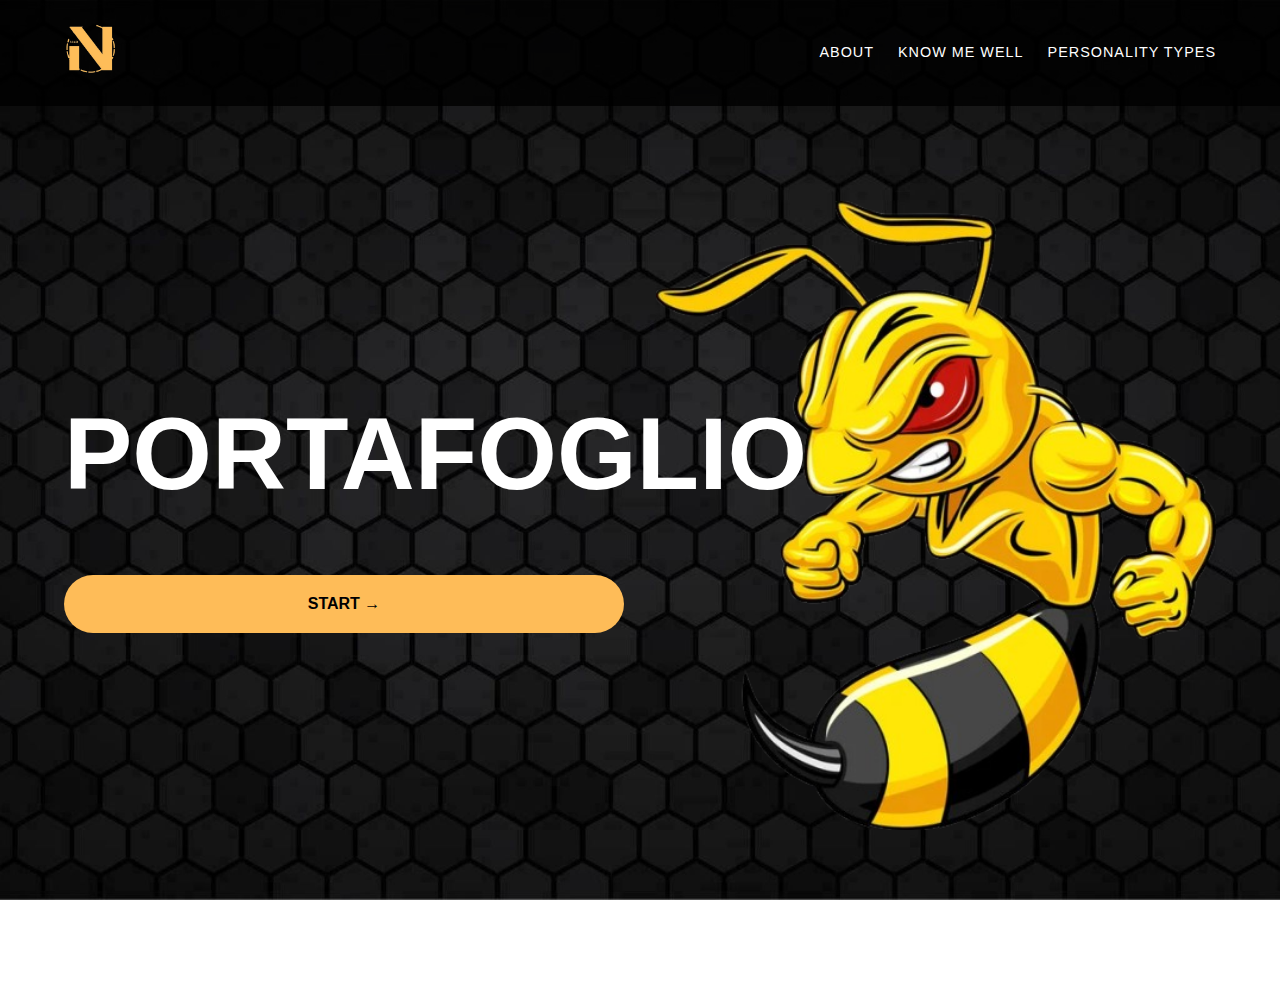
<file: index.html>
<!DOCTYPE html>
<html lang="en">
<head>
    <meta charset="UTF-8">
    <meta name="viewport" content="width=device-width, initial-scale=1.0">
    <link rel="stylesheet" href="home.css">
    <title>Home</title>
</head>
<body>
    <nav>
        <div class="logo">
            <img src="img/logo.png" alt="Logo">
        </div>
        <div class="nav-links">
            <a href="about.html">ABOUT</a>
            <a href="trends.html">KNOW ME WELL</a>
            <a href="personality.html">PERSONALITY TYPES</a>
        </div>
    </nav>
    <section class="hero">
        <div class="hero-content">
            <h1>PORTAFOGLIO</h1>
            <a href="about.html" class="cta-button">START →</a>
        </div>
        <div class="hero-image">
            <img src="img/bee.png" alt="Logo">
        </div>
    </section>
    <div class="reference-trigger fade-in">
        <button onclick="toggleReferenceModal()">Click here to see references (APA Style)</button>
    </div>
    <div id="referenceModal" class="modal">
        <div class="modal-content">
            <span class="close" onclick="toggleReferenceModal()">&times;</span>
            <h3>References (APA Style)</h3>
            <div class="apa-references">
                <p><i>Aniwatch Free Anime Streaming Homepage. (n.d.). Aniwatchtv.to. https://aniwatchtv.to/home</i></p>
                <p>Old project of mine:</p>
                <img src="img/homeref.jpg" alt="Logo">
            </div>
        </div>
    </div>
    <script src=script.js></script>
</body>
</html>
</file>
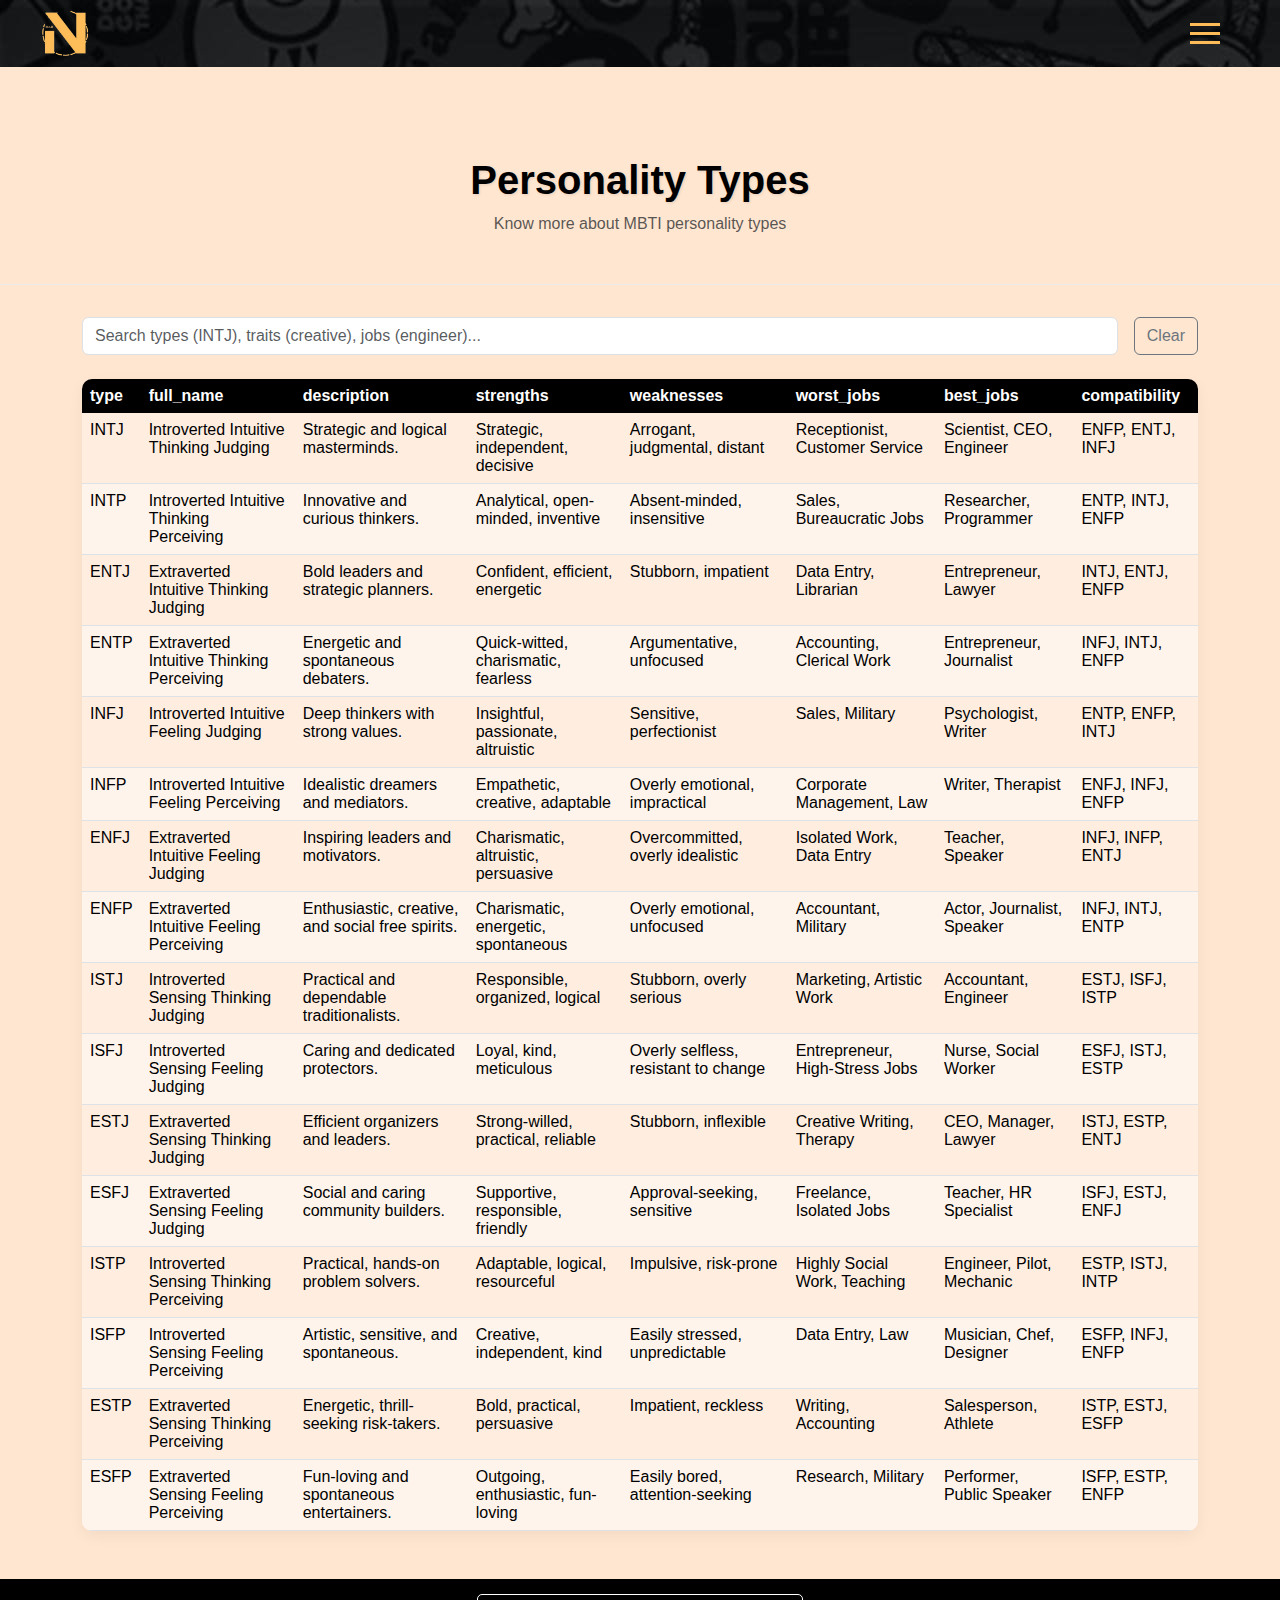
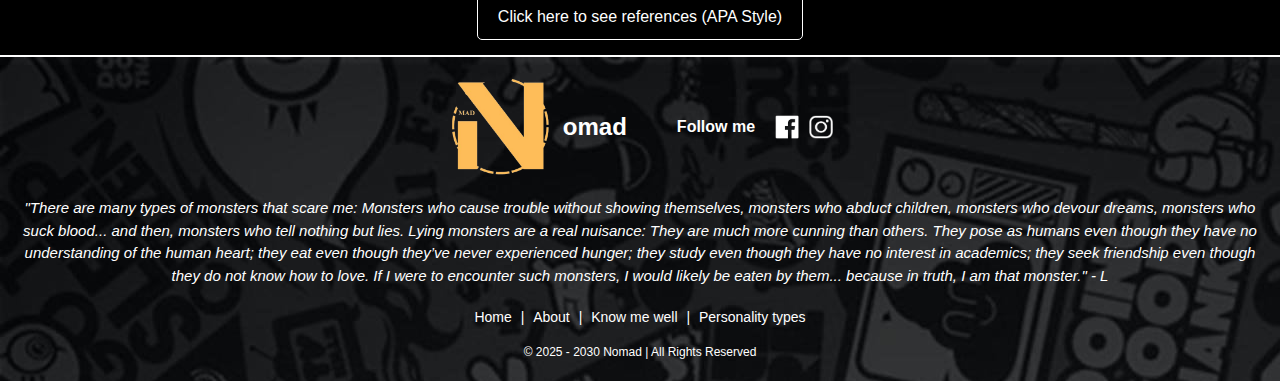
<file: personality.html>
{% load static %}

<!DOCTYPE html>
<html lang="en">
<head>
    <meta charset="UTF-8">
    <meta name="viewport" content="width=device-width, initial-scale=1">
    <title>Personality types</title>
    <link href="https://cdn.jsdelivr.net/npm/bootstrap@5.3.0/dist/css/bootstrap.min.css" rel="stylesheet">
    <link rel="stylesheet" href="personality.css">
</head>
<body>
    <nav class="navbar">
        <div class="nav-container">
            <a class="nav-logo">
                <img src="img/logo.png" alt="Logo">
            </a>
            
            <div class="hamburger-menu" onclick="toggleMenu()">
                <div class="bar"></div>
                <div class="bar"></div>
                <div class="bar"></div>
            </div>
            
            <div class="nav-links">
                <a href="#">&lt;</a>
                <a href="index.html">HOME</a>
                <a href="about.html">ABOUT</a>
                <a href="trends.html">KNOW ME WELL</a>
                <a href="personality.html">PERSONALITY TYPES</a>
            </div>
        </div>
    </nav>
    <div class="main-content">
        <div class="header">
            <div class="container">
                <h1 class="text-center">Personality Types</h1>
                <p class="text-center text-muted">Know more about MBTI personality types</p>
            </div>
        </div>

        <div class="container mb-4">
            <form id="searchForm" class="d-flex">
                <input class="form-control me-2" 
                    id="searchInput"
                    type="search" 
                    placeholder="Search types (INTJ), traits (creative), jobs (engineer)..." 
                    aria-label="Search">
                <button id="clearButton" class="btn btn-outline-secondary ms-2" type="button">Clear</button>
            </form>
        </div>

        <div class="container mb-5">
            <div class="table-responsive">
                <table class="table table-hover">
                    <thead>
                        <tr>
                            <th>type</th>
                            <th>full_name</th>
                            <th>description</th>
                            <th>strengths</th>
                            <th>weaknesses</th>
                            <th>worst_jobs</th>
                            <th>best_jobs</th>
                            <th>compatibility</th>
                        </tr>
                    </thead>
                    <tbody>
                        <tr>
                            <td>INTJ</td>
                            <td>Introverted Intuitive Thinking Judging</td>
                            <td>Strategic and logical masterminds.</td>
                            <td>Strategic, independent, decisive</td>
                            <td>Arrogant, judgmental, distant</td>
                            <td>Receptionist, Customer Service</td>
                            <td>Scientist, CEO, Engineer</td>
                            <td>ENFP, ENTJ, INFJ</td>
                        </tr>
                        <tr>
                            <td>INTP</td>
                            <td>Introverted Intuitive Thinking Perceiving</td>
                            <td>Innovative and curious thinkers.</td>
                            <td>Analytical, open-minded, inventive</td>
                            <td>Absent-minded, insensitive</td>
                            <td>Sales, Bureaucratic Jobs</td>
                            <td>Researcher, Programmer</td>
                            <td>ENTP, INTJ, ENFP</td>
                        </tr>
                        <tr>
                            <td>ENTJ</td>
                            <td>Extraverted Intuitive Thinking Judging</td>
                            <td>Bold leaders and strategic planners.</td>
                            <td>Confident, efficient, energetic</td>
                            <td>Stubborn, impatient</td>
                            <td>Data Entry, Librarian</td>
                            <td>Entrepreneur, Lawyer</td>
                            <td>INTJ, ENTJ, ENFP</td>
                        </tr>
                        <tr>
                            <td>ENTP</td>
                            <td>Extraverted Intuitive Thinking Perceiving</td>
                            <td>Energetic and spontaneous debaters.</td>
                            <td>Quick-witted, charismatic, fearless</td>
                            <td>Argumentative, unfocused</td>
                            <td>Accounting, Clerical Work</td>
                            <td>Entrepreneur, Journalist</td>
                            <td>INFJ, INTJ, ENFP</td>
                        </tr>
                        <tr>
                            <td>INFJ</td>
                            <td>Introverted Intuitive Feeling Judging</td>
                            <td>Deep thinkers with strong values.</td>
                            <td>Insightful, passionate, altruistic</td>
                            <td>Sensitive, perfectionist</td>
                            <td>Sales, Military</td>
                            <td>Psychologist, Writer</td>
                            <td>ENTP, ENFP, INTJ</td>
                        </tr>
                        <tr>
                            <td>INFP</td>
                            <td>Introverted Intuitive Feeling Perceiving</td>
                            <td>Idealistic dreamers and mediators.</td>
                            <td>Empathetic, creative, adaptable</td>
                            <td>Overly emotional, impractical</td>
                            <td>Corporate Management, Law</td>
                            <td>Writer, Therapist</td>
                            <td>ENFJ, INFJ, ENFP</td>
                        </tr>
                        <tr>
                            <td>ENFJ</td>
                            <td>Extraverted Intuitive Feeling Judging</td>
                            <td>Inspiring leaders and motivators.</td>
                            <td>Charismatic, altruistic, persuasive</td>
                            <td>Overcommitted, overly idealistic</td>
                            <td>Isolated Work, Data Entry</td>
                            <td>Teacher, Speaker</td>
                            <td>INFJ, INFP, ENTJ</td>
                        </tr>
                        <tr>
                            <td>ENFP</td>
                            <td>Extraverted Intuitive Feeling Perceiving</td>
                            <td>Enthusiastic, creative, and social free spirits.</td>
                            <td>Charismatic, energetic, spontaneous</td>
                            <td>Overly emotional, unfocused</td>
                            <td>Accountant, Military</td>
                            <td>Actor, Journalist, Speaker</td>
                            <td>INFJ, INTJ, ENTP</td>
                        </tr>
                        <tr>
                            <td>ISTJ</td>
                            <td>Introverted Sensing Thinking Judging</td>
                            <td>Practical and dependable traditionalists.</td>
                            <td>Responsible, organized, logical</td>
                            <td>Stubborn, overly serious</td>
                            <td>Marketing, Artistic Work</td>
                            <td>Accountant, Engineer</td>
                            <td>ESTJ, ISFJ, ISTP</td>
                        </tr>
                        <tr>
                            <td>ISFJ</td>
                            <td>Introverted Sensing Feeling Judging</td>
                            <td>Caring and dedicated protectors.</td>
                            <td>Loyal, kind, meticulous</td>
                            <td>Overly selfless, resistant to change</td>
                            <td>Entrepreneur, High-Stress Jobs</td>
                            <td>Nurse, Social Worker</td>
                            <td>ESFJ, ISTJ, ESTP</td>
                        </tr>
                        <tr>
                            <td>ESTJ</td>
                            <td>Extraverted Sensing Thinking Judging</td>
                            <td>Efficient organizers and leaders.</td>
                            <td>Strong-willed, practical, reliable</td>
                            <td>Stubborn, inflexible</td>
                            <td>Creative Writing, Therapy</td>
                            <td>CEO, Manager, Lawyer</td>
                            <td>ISTJ, ESTP, ENTJ</td>
                        </tr>
                        <tr>
                            <td>ESFJ</td>
                            <td>Extraverted Sensing Feeling Judging</td>
                            <td>Social and caring community builders.</td>
                            <td>Supportive, responsible, friendly</td>
                            <td>Approval-seeking, sensitive</td>
                            <td>Freelance, Isolated Jobs</td>
                            <td>Teacher, HR Specialist</td>
                            <td>ISFJ, ESTJ, ENFJ</td>
                        </tr>
                        <tr>
                            <td>ISTP</td>
                            <td>Introverted Sensing Thinking Perceiving</td>
                            <td>Practical, hands-on problem solvers.</td>
                            <td>Adaptable, logical, resourceful</td>
                            <td>Impulsive, risk-prone</td>
                            <td>Highly Social Work, Teaching</td>
                            <td>Engineer, Pilot, Mechanic</td>
                            <td>ESTP, ISTJ, INTP</td>
                        </tr>
                        <tr>
                            <td>ISFP</td>
                            <td>Introverted Sensing Feeling Perceiving</td>
                            <td>Artistic, sensitive, and spontaneous.</td>
                            <td>Creative, independent, kind</td>
                            <td>Easily stressed, unpredictable</td>
                            <td>Data Entry, Law</td>
                            <td>Musician, Chef, Designer</td>
                            <td>ESFP, INFJ, ENFP</td>
                        </tr>
                        <tr>
                            <td>ESTP</td>
                            <td>Extraverted Sensing Thinking Perceiving</td>
                            <td>Energetic, thrill-seeking risk-takers.</td>
                            <td>Bold, practical, persuasive</td>
                            <td>Impatient, reckless</td>
                            <td>Writing, Accounting</td>
                            <td>Salesperson, Athlete</td>
                            <td>ISTP, ESTJ, ESFP</td>
                        </tr>
                        <tr>
                            <td>ESFP</td>
                            <td>Extraverted Sensing Feeling Perceiving</td>
                            <td>Fun-loving and spontaneous entertainers.</td>
                            <td>Outgoing, enthusiastic, fun-loving</td>
                            <td>Easily bored, attention-seeking</td>
                            <td>Research, Military</td>
                            <td>Performer, Public Speaker</td>
                            <td>ISFP, ESTP, ENFP</td>
                        </tr>
                    </tbody>
                </table>
            </div>
        </div>
    </div>
    <div class="reference-trigger fade-in">
        <button onclick="toggleReferenceModal()">Click here to see references (APA Style)</button>
    </div>
    <div id="referenceModal" class="modal">
        <div class="modal-content">
            <span class="close" onclick="toggleReferenceModal()">&times;</span>
            <h3>References (APA Style)</h3>
            <div class="apa-references">
                <p><i>Indeed Editorial Team. (2023, August 2). Job Compatibility for the 16 Myers-Briggs Personality Types (Chart Included). Indeed Career Guide. https://www.indeed.com/career-advice/finding-a-job/jobs-for-myers-briggs-personality-type</i></p>
                <p><i>The Worst Job For Each of the 16 Personality Types. (2024, August 7). True You Journal. https://www.truity.com/blog/worst-job-each-16-personality-types</i></p>
                <p><i>NERIS Analytics Limited. (2011). Personality Types. 16personalities.com; NERIS Analytics Limited. https://www.16personalities.com/personality-types</i></p>
                <p><i>NERIS Analytics Limited. (2013). Defender Personality: Strengths & Weaknesses. 16Personalities; NERIS Analytics Limited. https://www.16personalities.com/isfj-strengths-and-weaknesses</i></p>
                <p><i>Simplified Myers Briggs Type Compatibility Chart. (n.d.). https://www.dreamsaroundtheworld.com/wp-content/uploads/2017/01/Myers_Briggs_Type_Compatibility_Chart.pdf</i></p>
            </div>
        </div>
    </div>
    <footer>
        <div class="footer-content fade-in">
            <div class="footer-logo">
                <img src="img/logo.png" alt="Logo">
                <span>omad</span>
            </div>
            <div class="social-media">
                <span>Follow me</span>
                <a href="https://www.facebook.com/charles.nicart.9/" target="_blank"><img src="img/fb-white.png" alt="Facebook"></a>
                <a href="https://www.instagram.com/nicartdarrel/" target="_blank"><img src="img/ig-white.png" alt="Instagram"></a>
            </div>
        </div>
        <div class="quote">
            <p>"There are many types of monsters that scare me: Monsters who cause trouble without showing themselves, monsters who abduct children, monsters who devour dreams, monsters who suck blood... and then, monsters who tell nothing but lies. Lying monsters are a real nuisance: They are much more cunning than others. They pose as humans even though they have no understanding of the human heart; they eat even though they’ve never experienced hunger; they study even though they have no interest in academics; they seek friendship even though they do not know how to love. If I were to encounter such monsters, I would likely be eaten by them... because in truth, I am that monster." - L</p>
        </div>
        <div class="footer-links">
            <a href="index.html">Home</a> | 
            <a href="about.html">About</a> | 
            <a href="trends.html">Know me well</a> |
            <a href="personality.html">Personality types</a>
        </div>
        <div class="copyright">
            © 2025 - 2030 Nomad | All Rights Reserved
        </div>
    </footer>
    <script src="script.js"></script>
</body>
</html>
</file>
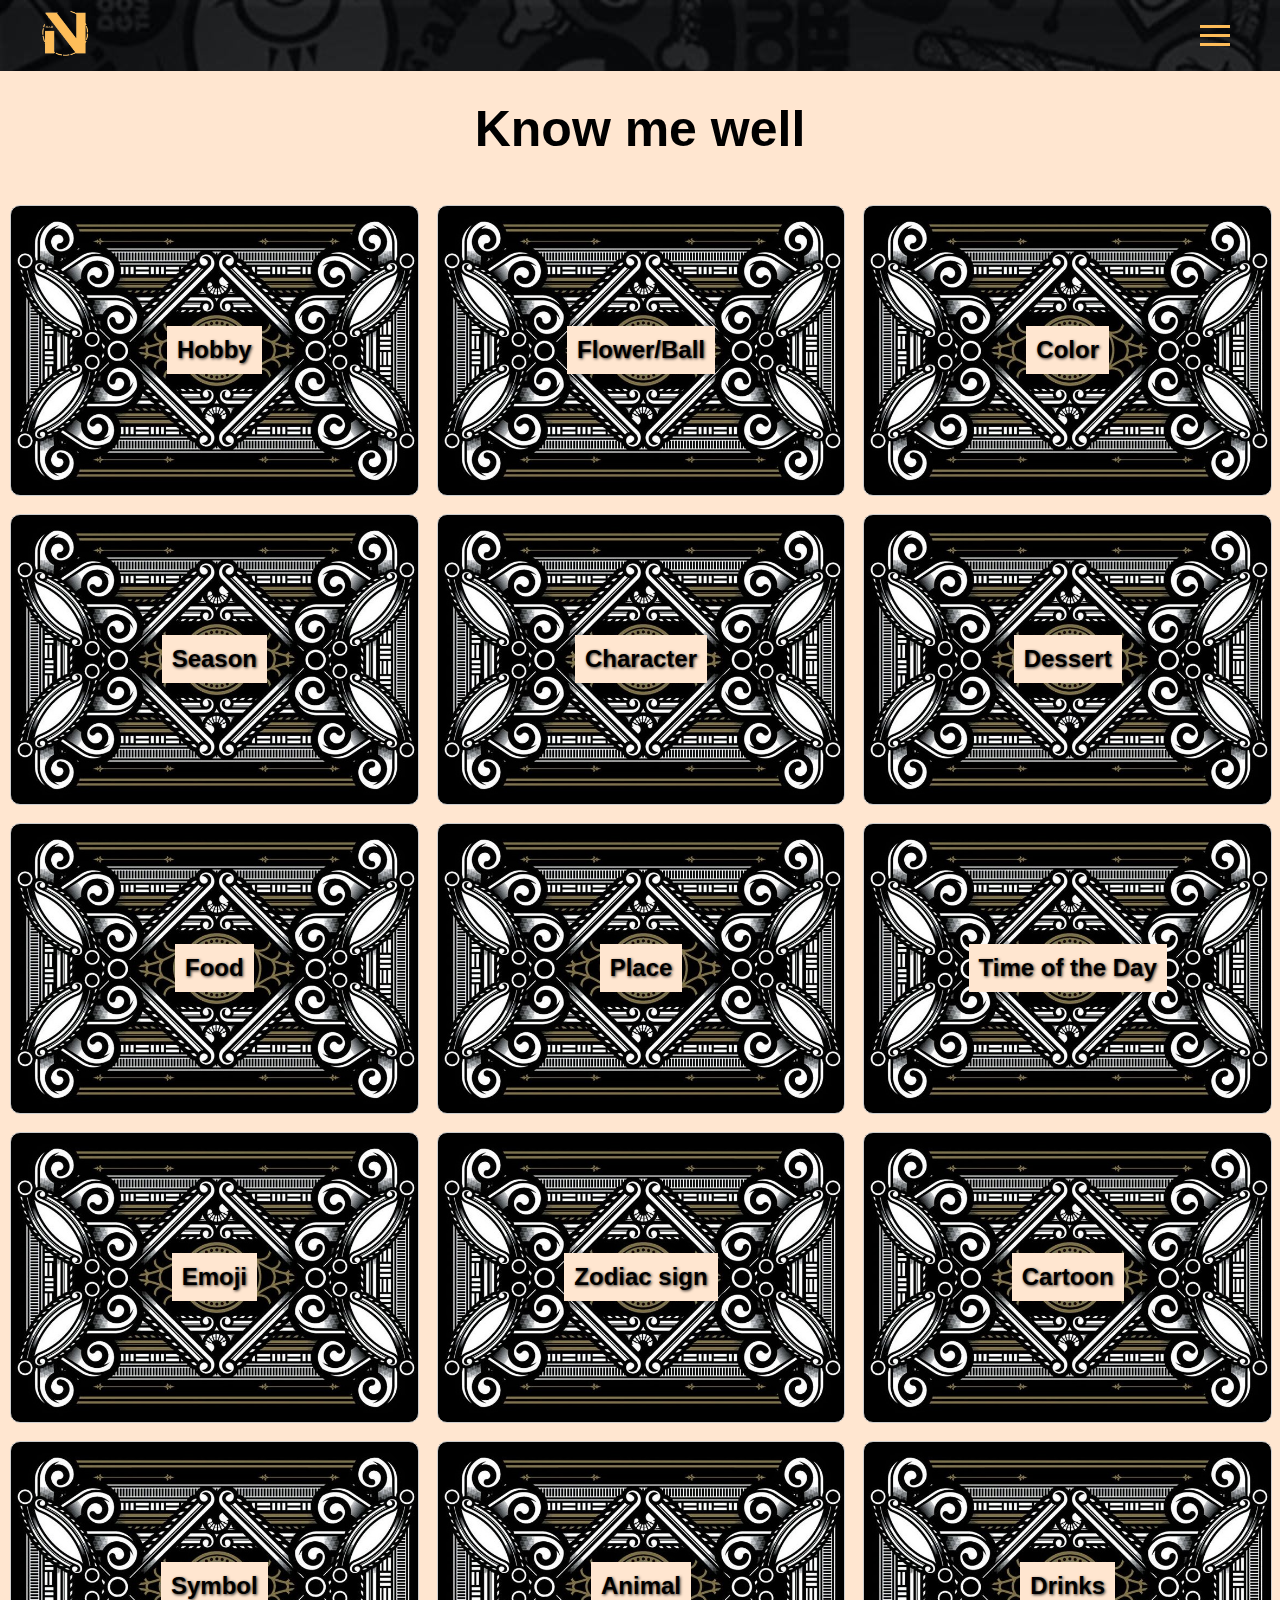
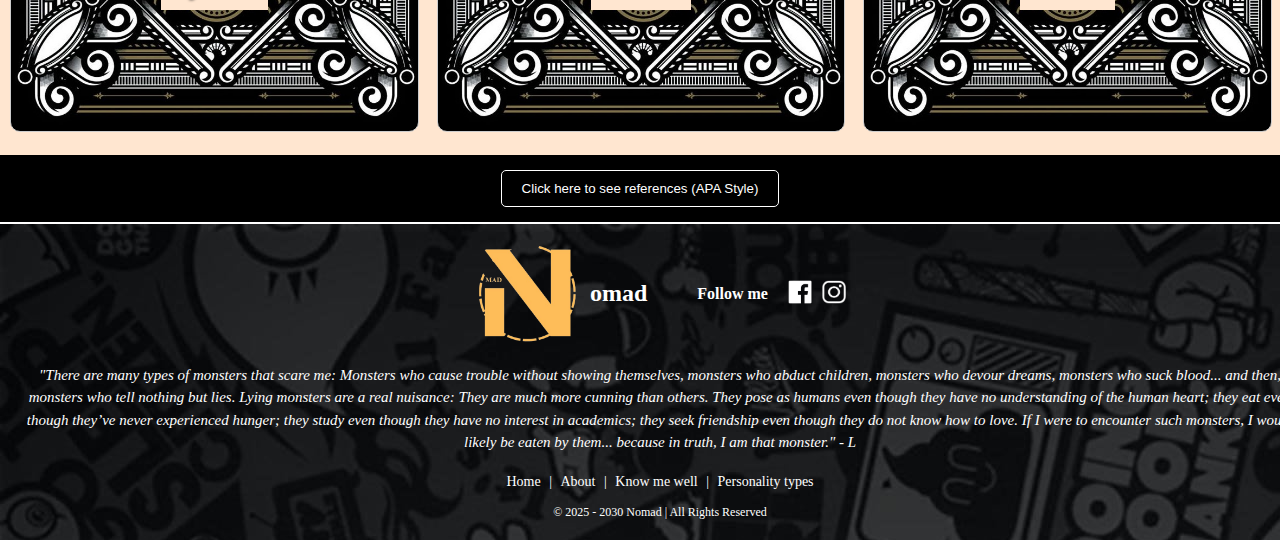
<file: trends.html>
<!DOCTYPE html>
<html lang="en">
<head>
    <meta charset="UTF-8">
    <meta name="viewport" content="width=device-width, initial-scale=1.0">
    <title>Know me well</title>
    <link rel="stylesheet" href="trends.css">
</head>
<body>
    <nav class="navbar">
        <div class="nav-container">
            <a class="nav-logo">
                <img src="img/logo.png" alt="Logo">
            </a>
            
            <div class="hamburger-menu" onclick="toggleMenu()">
                <div class="bar"></div>
                <div class="bar"></div>
                <div class="bar"></div>
            </div>
            
            <div class="nav-links">
                <a href="#">&lt;</a>
                <a href="index.html">HOME</a>
                <a href="about.html">ABOUT</a>
                <a href="trends.html">KNOW ME WELL</a>
                <a href="personality.html">PERSONALITY TYPES</a>
            </div>
        </div>
    </nav>
    <div class="container">
        <h2>Know me well</h2>
        <div class="row">
            <button class="flip-box" onclick="flipCard(this)">
                <div class="flip-box-inner">
                    <div class="flip-box-front">
                        <h1>Hobby</h1>
                    </div>
                    <div class="flip-box-back"><img src="img/hobby.jpg"></div>
                </div>
            </button>
            <button class="flip-box" onclick="flipCard(this)">
                <div class="flip-box-inner">
                    <div class="flip-box-front">
                        <h1>Flower/Ball</h1>
                    </div>
                    <div class="flip-box-back"><img src="img/ball.webp"></div>
                </div>
            </button>
            <button class="flip-box" onclick="flipCard(this)">
                <div class="flip-box-inner">
                    <div class="flip-box-front">
                        <h1>Color</h1>
                    </div>
                    <div class="flip-box-back"><img src="img/color.jpg"></div>
                </div>
            </button>
        </div>
        <div class="row">
            <button class="flip-box" onclick="flipCard(this)">
                <div class="flip-box-inner">
                    <div class="flip-box-front">
                        <h1>Season</h1>
                    </div>
                    <div class="flip-box-back"><img src="img/season.jpg"></div>
                </div>
            </button>
            <button class="flip-box" onclick="flipCard(this)">
                <div class="flip-box-inner">
                    <div class="flip-box-front">
                        <h1>Character</h1>
                    </div>
                    <div class="flip-box-back"><img src="img/character.jpg"></div>
                </div>
            </button>
            <button class="flip-box" onclick="flipCard(this)">
                <div class="flip-box-inner">
                    <div class="flip-box-front">
                        <h1>Dessert</h1>
                    </div>
                    <div class="flip-box-back"><img src="img/dessert.jpeg"></div>
                </div>
            </button>
        </div>
        <div class="row">
            <button class="flip-box" onclick="flipCard(this)">
                <div class="flip-box-inner">
                    <div class="flip-box-front">
                        <h1>Food</h1>
                    </div>
                    <div class="flip-box-back"><img src="img/food.jpg"></div>
                </div>
            </button>
            <button class="flip-box" onclick="flipCard(this)">
                <div class="flip-box-inner">
                    <div class="flip-box-front">
                        <h1>Place</h1>
                    </div>
                    <div class="flip-box-back"><img src="img/place.jpg"></div>
                </div>
            </button>
            <button class="flip-box" onclick="flipCard(this)">
                <div class="flip-box-inner">
                    <div class="flip-box-front">
                        <h1>Time of the Day</h1>
                    </div>
                    <div class="flip-box-back"><img src="img/time.webp"></div>
                </div>
            </button>
        </div>
        <div class="row">
            <button class="flip-box" onclick="flipCard(this)">
                <div class="flip-box-inner">
                    <div class="flip-box-front">
                        <h1>Emoji</h1>
                    </div>
                    <div class="flip-box-back"><img src="img/emoji.avif"></div>
                </div>
            </button>
            <button class="flip-box" onclick="flipCard(this)">
                <div class="flip-box-inner">
                    <div class="flip-box-front">
                        <h1>Zodiac sign</h1>
                    </div>
                    <div class="flip-box-back"><img src="img/zodiac.webp"></div>
                </div>
            </button>
            <button class="flip-box" onclick="flipCard(this)">
                <div class="flip-box-inner">
                    <div class="flip-box-front">
                        <h1>Cartoon</h1>
                    </div>
                    <div class="flip-box-back"><img src="img/cartoon.webp"></div>
                </div>
            </button>
        </div>
        <div class="row">
            <button class="flip-box" onclick="flipCard(this)">
                <div class="flip-box-inner">
                    <div class="flip-box-front">
                        <h1>Symbol</h1>
                    </div>
                    <div class="flip-box-back"><img src="img/symbol.jpg"></div>
                </div>
            </button>
            <button class="flip-box" onclick="flipCard(this)">
                <div class="flip-box-inner">
                    <div class="flip-box-front">
                        <h1>Animal</h1>
                    </div>
                    <div class="flip-box-back"><img src="img/dino.jpg"></div>
                </div>
            </button>
            <button class="flip-box" onclick="flipCard(this)">
                <div class="flip-box-inner">
                    <div class="flip-box-front">
                        <h1>Drinks</h1>
                    </div>
                    <div class="flip-box-back"><img src="img/drinks.webp"></div>
                </div>
            </button>
        </div>
    </div>
    <div class="reference-trigger fade-in">
        <button onclick="toggleReferenceModal()">Click here to see references (APA Style)</button>
    </div>
    <div id="referenceModal" class="modal">
        <div class="modal-content">
            <span class="close" onclick="toggleReferenceModal()">&times;</span>
            <h3>References (APA Style)</h3>
            <div class="apa-references">
                <p><i>Navya Netan. (2023, June 28). Sakamoto Days Capítulo 125 Fecha de lanzamiento, especulación, lectura en línea. Epic Dope. https://es.epicdope.com/sakamoto-days-cap%C3%ADtulo-125-fecha-de-lanzamiento-especulaci%C3%B3n-leer-en-l%C3%ADnea/</i></p>
                <p><i>Change to legal guarding position recommended for men’s basketball. (2023, May 5). NCAA.org. https://www.ncaa.org/news/2023/5/5/media-center-change-to-legal-guarding-position-recommended-for-mens-basketball.aspx</i></p>
                <p><i>Page Restricted. (2025). Misspompadour.com. https://www.misspompadour.com/c/l/tile-lacquer/green/</i></p>
                <p><i>Boyle, E., & Loeffler, J. (2022, July 20). Marvel’s Spider-Man Remastered PC features revealed in a brand new trailer. TechRadar. https://www.techradar.com/news/marvels-spider-man-remastered-pc-features-revealed-in-a-brand-new-trailer</i></p>
                <p><i>bong. (2021, September 2). Rainy Season Tips: How To Protect Your Home | Island Paints. Island Paints. https://islandpaints.com/home-decorating-tips/rainy-season-tips-how-to-protect-your-home/</i></p>
                <p><i>Vanilla Ice Cream. (n.d.). Washington Post. https://www.washingtonpost.com/recipes/vanilla-custard-ice-cream/</i></p>
                <p><i>(2018). Mama’s Fried Chicken. Southern Living. https://www.southernliving.com/recipes/mamas-fried-chicken</i></p>
                <p><i>South China Morning Post. (2022, July 4). South China Morning Post. https://www.scmp.com/news/asia/east-asia/article/3184007/tourists-are-returning-japans-kyoto-not-everyones-happy-about</i></p>
                <p><i>Plait, P. (2024, November 22). Why Is the Night Sky Dark? You Can Thank the Big Bang. Scientific American. https://www.scientificamerican.com/article/why-is-the-night-sky-dark-olbers/</i></p>
                <p><i>Envato Pty Ltd. (2024). Envato. https://elements.envato.com/weary-face-emoji-icon-TBK7M7M</i></p>
                <p><i>Kulkarni, P. (2024, April 18). Taurus zodiac sign personality traits, compatibility, love life & everything else to know. Lifestyle Asia Hong Kong. https://www.lifestyleasia.com/hk/astrology/taurus-personality-traits-compatibility-love-career/</i></p>
                <p><i>Valdez, N. (2025, January 12). The Amazing World of Gumball Is Finally Coming Back With New Episodes Soon. ComicBook.com. https://comicbook.com/anime/news/the-amazing-world-of-gumball-season-7-episodes-2025/</i></p>
                <p><i>Download yinyang wallpapers for desktop free. High Quality HD pictures wallpapers - Page 1. (2025). Wallpapers4screen.com. https://wallpapers4screen.com/tags/yinyang</i></p>
                <p><i>updated, L. G. last. (2022, July 25). “Bold theory” that Tyrannosaurus rex is 3 species gets stomped to pieces. Livescience.com. https://www.livescience.com/tyrannosaurus-rex-is-one-species</i></p>
                <p><i>Kohli, N. (2024, February 15). Branded and bottled: Why mineral water is the new good health trend. @Bsindia; Business Standard. https://www.business-standard.com/finance/personal-finance/branded-and-bottled-why-mineral-water-is-the-new-good-health-trend-124021500721_1.html</i></p>
                </div>
        </div>
    </div>
    <footer>
        <div class="footer-content fade-in">
            <div class="footer-logo">
                <img src="img/logo.png" alt="Logo">
                <span>omad</span>
            </div>
            <div class="social-media">
                <span>Follow me</span>
                <a href="https://www.facebook.com/charles.nicart.9/" target="_blank"><img src="img/fb-white.png" alt="Facebook"></a>
                <a href="https://www.instagram.com/nicartdarrel/" target="_blank"><img src="img/ig-white.png" alt="Instagram"></a>
            </div>
        </div>
        <div class="quote">
            <p>"There are many types of monsters that scare me: Monsters who cause trouble without showing themselves, monsters who abduct children, monsters who devour dreams, monsters who suck blood... and then, monsters who tell nothing but lies. Lying monsters are a real nuisance: They are much more cunning than others. They pose as humans even though they have no understanding of the human heart; they eat even though they’ve never experienced hunger; they study even though they have no interest in academics; they seek friendship even though they do not know how to love. If I were to encounter such monsters, I would likely be eaten by them... because in truth, I am that monster." - L</p>
        </div>
        <div class="footer-links">
            <a href="index.html">Home</a> | 
            <a href="about.html">About</a> | 
            <a href="trends.html">Know me well</a> |
            <a href="personality.html">Personality types</a>
        </div>
        <div class="copyright">
            © 2025 - 2030 Nomad | All Rights Reserved
        </div>
    </footer>
    <script src="script.js"></script>
</body>
</html>
</file>
<file: home.css>
* {
    margin: 0;
    padding: 0;
    box-sizing: border-box;
    font-family: 'Inter', -apple-system, BlinkMacSystemFont, sans-serif;
}

body {
    background-image: url(img/bg1stpage.jpg);
    background-size: cover;
    background-position: center;
    background-attachment: fixed;
    color: #ffffff;
    line-height: 1.6;
    min-height: 100vh;
}

nav {
    display: flex;
    justify-content: space-between;
    align-items: center;
    padding: 1.5rem 5%;
    background-color: rgba(0, 0, 0, 0.8);
    position: relative;
}

.logo img {
    height: 50px;
    width: auto;
}

.nav-links {
    display: flex;
    gap: 1.5rem;
}

.nav-links a {
    text-decoration: none;
    color: #ffffff;
    font-weight: 500;
    text-transform: uppercase;
    font-size: 0.9rem;
    letter-spacing: 1px;
    transition: color 0.3s;
    white-space: nowrap;
}

.nav-links a:hover {
    color: #FFE6D0;
}

.hero {
    display: flex;
    min-height: calc(100vh - 80px);
    align-items: center;
    padding: 2rem 5%;
    flex-wrap: wrap;
}

.hero-content {
    flex: 1;
    min-width: 300px;
    padding-right: 2rem;
}

.hero-image {
    flex: 1;
    min-width: 300px;
    display: flex;
    align-items: center;
    justify-content: center;
}

.hero-image img {
    max-width: 100%;
    height: 70vh;
    max-height: 70vh;
    object-fit: contain;
}

h1 {
    font-size: clamp(3rem, 8vw, 6.5rem);
    font-weight: 700;
    margin-bottom: 2rem;
    line-height: 1.1;
}

.cta-button {
    display: inline-block;
    background-color: #febc58;
    color: rgb(0, 0, 0);
    padding: 1rem 2rem;
    border-radius: 50px;
    text-decoration: none;
    font-weight: 600;
    transition: transform 0.3s, background-color 0.3s;
    width: 100%;
    max-width: 750px;
    text-align: center;
    margin-top: 2rem;
}

.cta-button:hover {
    background-color: #FFE6D0;
    transform: translateY(-3px);
}

/* Responsive Adjustments */
@media (max-width: 1024px) {
    .hero {
        flex-direction: column-reverse;
        text-align: center;
    }

    .hero-content {
        padding-right: 0;
        margin-left: 0;
        margin-top: 2rem;
    }

    .hero-image {
        margin-top: 2rem;
    }

    .cta-button {
        margin: 2rem auto 0;
    }
}

@media (max-width: 768px) {
    nav {
        flex-direction: column;
        padding: 1rem;
    }

    .logo {
        margin-bottom: 1rem;
    }

    .nav-links {
        flex-wrap: wrap;
        justify-content: center;
        gap: 1rem;
    }

    .nav-links a {
        font-size: 0.8rem;
        padding: 0.5rem;
    }

    h1 {
        font-size: clamp(2.5rem, 10vw, 4rem);
    }

    .cta-button {
        padding: 0.8rem 1.5rem;
        font-size: 0.9rem;
    }
}

@media (max-width: 480px) {
    .nav-links {
        gap: 0.5rem;
    }

    .nav-links a {
        font-size: 0.7rem;
    }

    .hero {
        padding: 1rem;
    }

    .hero-image img {
        max-height: 50vh;
    }
}
.reference-trigger {
    text-align: center;
    padding: 15px 0;
    background: transparent;
  }
  
  .reference-trigger button {
    background: transparent;
    color: white;
    border: 1px solid white;
    padding: 10px 20px;
    border-radius: 5px;
    cursor: pointer;
    font-family: 'Inter', -apple-system, BlinkMacSystemFont, sans-serif;
    transition: all 0.3s;
  }
  
  .reference-trigger button:hover {
    background: rgba(255, 255, 255, 0.1);
  }
  
  .modal {
    display: none;
    position: fixed;
    z-index: 2000;
    left: 0;
    top: 0;
    width: 100%;
    height: 100%;
    background: transparent;
  }
  
  .modal-content {
    background-color: #FFE6D0 !important;
    margin: 5% auto;
    padding: 25px;
    border-radius: 10px;
    width: 70%;
    max-width: 800px;
    max-height: 80vh;
    overflow-y: auto;
    color: #333;
    position: relative;
    font-family: 'Inter', -apple-system, BlinkMacSystemFont, sans-serif;
  }
  
  .close {
  float: none !important; 
  position: absolute !important; 
  top: 15px !important;
  right: 20px !important;
  font-size: 28px !important;
  color: #333 !important;
  font-weight: bold !important;
  cursor: pointer !important;
  transition: color 0.2s !important;
  z-index: 2001 !important; 
  }
  
  .modal-content h3 {
    font-size: 18px; 
    margin-bottom: 15px;
    font-weight: bold;
    color: #000;
  }
  
  .apa-references {
  text-align: left;
  line-height: 1.6;
  font-size: 14px;
  }
  
  .apa-references p {
  margin-bottom: 10px;
  }
  .apa-references img {
    height: 200px;
    width: 300px;
    }
  
  .modal-content {
    animation: fadeIn 0.3s;
  }
  @keyframes fadeIn {
    from { opacity: 0; transform: translateY(-20px); }
    to { opacity: 1; transform: translateY(0); }
  }
</file>
<file: personality.css>
body {
  background: #FFE6D0;
  font-family: 'Inter', -apple-system, BlinkMacSystemFont, sans-serif;
  position: relative;
}
.navbar {
  padding: 10px 20px;
  background-image: url(img/pxfuel.jpg);
  position: fixed;
  width: 100%;
  top: 0;
  left: 0;
  z-index: 1000;
}
.nav-container {
  display: flex;
  align-items: center;
  justify-content: space-between; 
  width: 100%;
  padding: 0 20px;
}
.nav-logo img {
  max-height: 50px;
  max-width: 50px;
}
.nav-links {
display: flex;
gap: 25px;
position: absolute;
right: 120px; 
transform: translateX(150%);
transition: transform 0.3s ease;
background: transparent !important;
padding: 0 20px;
height: 100%;
align-items: center;
order: 1;
}

.nav-links a {
color: #febc58;
text-decoration: none;
font-weight: bold;
text-transform: uppercase;
font-size: 14px;
letter-spacing: 1px;
white-space: nowrap;
}
.nav-links a:hover {
color: #FFE6D0; 
text-shadow: 0 0 5px rgba(255,255,255,0.3);
}
.hamburger-menu {
background: transparent;
display: flex;
flex-direction: column;
justify-content: space-between;
width: 30px;
height: 21px;
cursor: pointer;
z-index: 100;
margin-left: auto;
margin-right: 20px;
order: 2;
}

.bar {
width: 100%;
height: 3px;
background: #febc58;
transition: all 0.3s ease;
}

.menu-active .nav-links {
transform: translateX(0);
}

.menu-active .bar:nth-child(1) {
transform: rotate(45deg) translate(5px, 5px);
}
.menu-active .bar:nth-child(2) {
opacity: 0;
}
.menu-active .bar:nth-child(3) {
transform: rotate(-45deg) translate(5px, -5px);
}
.header {
  background: #FFE6D0;
  padding: 2rem 0;
  margin-bottom: 2rem;
  border-bottom: 1px solid #ebebeb;
  margin-top: 100px;
}

h1 {
  color: #000000;
  font-weight: 700;
  text-shadow: 1px 1px 3px rgba(0,0,0,0.1);
}

.table-responsive {
  border-radius: 10px;
  overflow: hidden;
  box-shadow: 0 5px 15px rgba(0,0,0,0.05);
}

.table {
  margin-bottom: 0;
}

.table thead th {
  background: #000000;
  color: white;
  border: none;
  font-weight: 600;
}

.table.table-hover tbody tr:nth-child(odd) td {
  background: hsl(27, 100%, 94%); 
}

.table.table-hover tbody tr:nth-child(even) td {
  background: hsl(27, 100%, 96%); /* Lighter variant */
}


@media (max-width: 768px) {
  .table-responsive {
      border-radius: 0;
  }
}
.search-container {
  max-width: 600px;
  margin: 0 auto 2rem;
}

.search-container .form-control {
  border-radius: 20px;
  padding: 10px 20px;
}

.search-container .btn {
  border-radius: 20px;
  padding: 10px 25px;
}

footer {
  background-image: url(img/pxfuel.jpg);
  width: 100%;
  padding: 20px;
  text-align: center;
  color: #ffffff;
  font-family: 'Inter', -apple-system, BlinkMacSystemFont, sans-serif;
  font-size: 14px;
  border-top: 2px solid white;
  position: relative;
  left: 0;
  right: 0;
  margin: 0;
  }
  .footer-content {
  display: flex;
  justify-content: center;
  align-items: center;
  gap: 50px;
  margin-bottom: 20px;
  }
  
  .footer-logo {
  display: flex;
  align-items: center;
  gap: 10px;
  font-size: 24px;
  font-weight: bold;
  color: white;
  }
  
  .footer-logo img {
  height: 100px;
  }
  
  .social-media {
  display: flex;
  align-items: center;
  gap: 10px;
  font-size: 16px;
  }
  
  .social-media span {
  font-weight: bold;
  margin-right: 10px;
  color: white;
  }
  
  .social-media a {
  display: inline-block;
  }
  
  .social-media img {
  width: 24px;
  height: 24px;
  transition: transform 0.3s;
  }
  
  .social-media img:hover {
  transform: scale(1.2);
  }
  
  .quote {
  margin: 20px auto;
  max-width: 1500px;
  font-style: italic;
  font-size: 15px;
  line-height: 1.5;
  color: white;
  }
  
  .footer-links {
    margin: 15px 0;
    font-size: 14px;
  }
  
  .footer-links a {
    color: #ffffff;
    text-decoration: none;
    margin: 0 5px;
  }
  
  .footer-links a:hover {
    text-decoration: underline;
  }
  
  .copyright {
  font-size: 12px;
  color: white;
  margin-top: 10px;
  }

  .reference-trigger {
    text-align: center;
    padding: 15px 0;
    background: #000000;
    margin-top: 20px;
  }
  
  .reference-trigger button {
    background: transparent;
    color: white;
    border: 1px solid white;
    padding: 10px 20px;
    border-radius: 5px;
    cursor: pointer;
    font-family: 'Inter', -apple-system, BlinkMacSystemFont, sans-serif;
    transition: all 0.3s;
  }
  
  .reference-trigger button:hover {
    background: rgba(255, 255, 255, 0.1);
  }
  
  .modal {
    display: none;
    position: fixed;
    z-index: 2000;
    left: 0;
    top: 0;
    width: 100%;
    height: 100%;
    background-color: rgba(0, 0, 0, 0.8);
}

.modal-content {
    background-color: #FFE6D0;
    margin: 5% auto;
    padding: 25px;
    border-radius: 10px;
    width: 70%;
    max-width: 800px;
    max-height: 80vh;
    overflow-y: auto;
    color: #333;
    position: relative;
    font-family: 'Inter', -apple-system, BlinkMacSystemFont, sans-serif;
}

.close {
  float: none !important; 
  position: absolute !important; 
  top: 15px !important;
  right: 20px !important;
  font-size: 28px !important;
  color: #333 !important;
  font-weight: bold !important;
  cursor: pointer !important;
  transition: color 0.2s !important;
  z-index: 2001 !important; 
}

.modal-content h3 {
    font-size: 18px; 
    margin-bottom: 15px;
    font-weight: bold;
    color: #000;
}

.apa-references {
  text-align: left;
  line-height: 1.6;
  font-size: 14px;
}

.apa-references p {
  margin-bottom: 10px;
}
  
  .modal-content {
    animation: fadeIn 0.3s;
  }
  @keyframes fadeIn {
    from { opacity: 0; transform: translateY(-20px); }
    to { opacity: 1; transform: translateY(0); }
  }
  @media (max-width: 768px) {
    .nav-container {
      flex-direction: row;
      justify-content: space-between;
    }
  
    .nav-links {
      flex-direction: column;
      position: fixed;
      top: 60px;
      right: 0;
      background-color: #111; 
      width: 200px;
      height: 100vh;
      transform: translateX(100%);
      padding-top: 20px;
      gap: 20px;
      align-items: flex-start;
    }
  
    .menu-active .nav-links {
      transform: translateX(0);
    }
  
    .nav-links a {
      padding: 10px 20px;
      color: #febc58;
      background-color: rgba(0, 0, 0, 0.8);
    }
  
    .hamburger-menu {
      display: flex;
    }
  }

  @media (max-width: 768px) {
    .table thead {
      display: none;
    }
    
    .table, .table tbody, .table tr, .table td {
      display: block;
      width: 100%;
    }
    
    .table tr {
      margin-bottom: 15px;
      border-radius: 10px;
      overflow: hidden;
      box-shadow: 0 2px 8px rgba(0,0,0,0.1);
    }
    
    .table td {
      text-align: right;
      padding-left: 50%;
      position: relative;
      border-bottom: 1px solid #f0f0f0;
    }
    
    .table td::before {
      content: attr(data-label);
      position: absolute;
      left: 15px;
      width: 45%;
      padding-right: 10px;
      font-weight: bold;
      text-align: left;
      text-transform: capitalize;
    }
  }
</file>
<file: trends.css>
body {
    margin: 0;
    padding: 0;
    background-color: #FFE6D0;
    overflow-x: hidden; 
    width: 100% !important;
    }
  .navbar {
    padding: 10px 20px;
    background-image: url(img/pxfuel.jpg);
    position: fixed;
    width: 100%;
    top: 0;
    left: 0;
    z-index: 1000;
  }
  .nav-container {
    display: flex;
    align-items: center;
    padding: 0 20px;
  }
  .nav-logo img {
    max-height: 50px;
    max-width: 50px;
  }
.nav-links {
  display: flex;
  gap: 25px;
  position: absolute;
  right: 120px; 
  transform: translateX(150%);
  transition: transform 0.3s ease;
  background: transparent !important;
  padding: 0 20px;
  height: 100%;
  align-items: center;
}

.nav-links a {
  color: #febc58;
  text-decoration: none;
  font-weight: bold;
  text-transform: uppercase;
  font-size: 14px;
  letter-spacing: 1px;
  white-space: nowrap;
}
.nav-links a:hover {
  color: #FFE6D0; 
  text-shadow: 0 0 5px rgba(255,255,255,0.3);
}
.hamburger-menu {
  background: transparent;
  display: flex;
  flex-direction: column;
  justify-content: space-between;
  width: 30px;
  height: 21px;
  cursor: pointer;
  z-index: 100;
  margin-left: auto;
  margin-right: 50px;
}

.bar {
  width: 100%;
  height: 3px;
  background: #febc58;
  transition: all 0.3s ease;
}

.menu-active .nav-links {
  transform: translateX(0);
}

.menu-active .bar:nth-child(1) {
  transform: rotate(45deg) translate(5px, 5px);
}
.menu-active .bar:nth-child(2) {
  opacity: 0;
}
.menu-active .bar:nth-child(3) {
  transform: rotate(-45deg) translate(5px, -5px);
}
.flip-box {
  width: 100%; 
  height: 0; 
  padding-bottom: 67.5%; 
  display: flex;
  margin: 5px;
  cursor: pointer;
  border: none;
  background: transparent;
  position: relative;
}
.flip-box-inner {
  position: absolute;
  top: 0;
  left: 0;
  width: 100%;
  height: 100%;
  transform-style: preserve-3d;
  transition: transform 0.6s;
}
  .flip-box.flipped .flip-box-inner {
    transform: rotateY(180deg);
  }
  .flip-box-front, .flip-box-back {
    position: absolute;
    width: 100%;
    height: 100%;
    backface-visibility: hidden;
    display: flex;
    align-items: center;
    justify-content: center;
    border: 1px solid #ccc;
    border-radius: 10px;
    font-size: 18px;
    font-weight: bold;
    background-image: url(img/card.jpg);
    background-size: cover;
  }
  .flip-box-back {
    transform: rotateY(180deg);
    background: white;
  }
  .flip-box-back img {
    width: 100%;
    height: 100%;
    object-fit: cover;
    border-radius: 10px;
  }
  .container {
    text-align: center;
    margin-top: 100px;
  }
  .container h2{
    font-size: 50px;
    font-family: 'Inter', -apple-system, BlinkMacSystemFont, sans-serif;
  }
  .row {
    display: flex;
    flex-wrap: wrap; 
    justify-content: center;
    gap: 10px;
    margin: 10px 0;
}
.flip-box-front h1 {
  color: rgb(0, 0, 0);
  text-shadow: 1px 1px 3px rgba(0,0,0,0.8);
  font-size: clamp(18px, 4vw, 24px); 
  padding: 10px;
  text-align: center;
}
@media (min-width: 1200px) {
  .flip-box {
      width: calc(33.333% - 20px);
      padding-bottom: 22.5%;
  }
}

@media (min-width: 768px) and (max-width: 1199px) {
  .flip-box {
      width: calc(50% - 20px);
      padding-bottom: 33.75%;
  }
}

@media (max-width: 767px) {
  .flip-box {
      width: calc(100% - 20px); 
      padding-bottom: 67.5%; 
  }
}
  h1 {
    background-color: #FFE6D0;
  }
  footer {
  background-image: url(img/pxfuel.jpg);
  width: 100%;
  padding: 20px;
  text-align: center;
  color: #ffffff;
  font-family: serif;
  font-size: 14px;
  border-top: 2px solid white;
  position: relative;
  left: 0;
  right: 0;
  margin: 0;
  }
  .footer-content {
  display: flex;
  justify-content: center;
  align-items: center;
  gap: 50px;
  margin-bottom: 20px;
  }
  
  .footer-logo {
  display: flex;
  align-items: center;
  gap: 10px;
  font-size: 24px;
  font-weight: bold;
  color: white;
  }
  
  .footer-logo img {
  height: 100px;
  }
  
  .social-media {
  display: flex;
  align-items: center;
  gap: 10px;
  font-size: 16px;
  }
  
  .social-media span {
  font-weight: bold;
  margin-right: 10px;
  color: white;
  }
  
  .social-media a {
  display: inline-block;
  }
  
  .social-media img {
  width: 24px;
  height: 24px;
  transition: transform 0.3s;
  }
  
  .social-media img:hover {
  transform: scale(1.2);
  }
  
  .quote {
  margin: 20px auto;
  max-width: 1500px;
  font-style: italic;
  font-size: 15px;
  line-height: 1.5;
  color: white;
  }
  
  .footer-links {
    margin: 15px 0;
    font-size: 14px;
  }
  
  .footer-links a {
    color: #ffffff;
    text-decoration: none;
    margin: 0 5px;
  }
  
  .footer-links a:hover {
    text-decoration: underline;
  }
  
  .copyright {
  font-size: 12px;
  color: white;
  margin-top: 10px;
  }

.reference-trigger {
  text-align: center;
  padding: 15px 0;
  background: #000000;
  margin-top: 20px;
}

.reference-trigger button {
  background: transparent;
  color: white;
  border: 1px solid white;
  padding: 10px 20px;
  border-radius: 5px;
  cursor: pointer;
  font-family: 'Inter', -apple-system, BlinkMacSystemFont, sans-serif;
  transition: all 0.3s;
}

.reference-trigger button:hover {
  background: rgba(255, 255, 255, 0.1);
}

.modal {
  display: none;
  position: fixed;
  z-index: 2000;
  left: 0;
  top: 0;
  width: 100%;
  height: 100%;
  background-color: rgba(0, 0, 0, 0.8);
}

.modal-content {
  background-color: #FFE6D0;
  margin: 5% auto;
  padding: 25px;
  border-radius: 10px;
  width: 70%;
  max-width: 800px;
  max-height: 80vh;
  overflow-y: auto;
  color: #333;
  position: relative;
}

.close {
  color: #333;
  float: right;
  font-size: 28px;
  font-weight: bold;
  cursor: pointer;
}

.apa-references {
  text-align: left;
  line-height: 1.6;
  font-size: 14px;
}

.apa-references p {
  margin-bottom: 10px;
}

.modal-content {
  animation: fadeIn 0.3s;
}
@keyframes fadeIn {
  from { opacity: 0; transform: translateY(-20px); }
  to { opacity: 1; transform: translateY(0); }
}

@media (max-width: 768px) {
  .nav-container {
    flex-direction: row;
    justify-content: space-between;
  }

  .nav-links {
    flex-direction: column;
    position: fixed;
    top: 60px;
    right: 0;
    background-color: #111; 
    width: 200px;
    height: 100vh;
    transform: translateX(100%);
    padding-top: 20px;
    gap: 20px;
    align-items: flex-start;
  }

  .menu-active .nav-links {
    transform: translateX(0);
  }

  .nav-links a {
    padding: 10px 20px;
    color: #febc58;
    background-color: rgba(0, 0, 0, 0.8);
  }

  .hamburger-menu {
    display: flex;
  }
}
</file>
